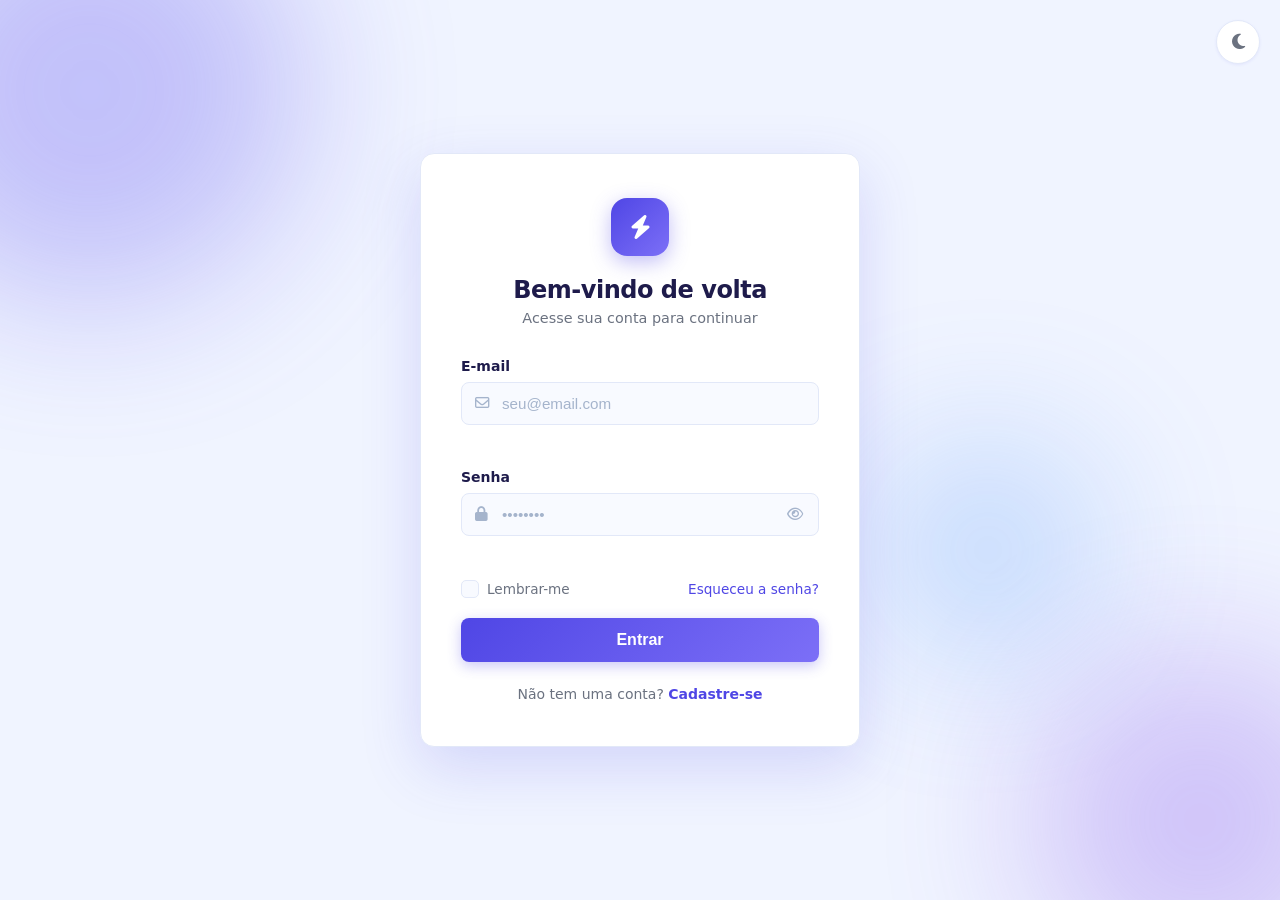
<file: index.html>
<!DOCTYPE html>
<html lang="pt-BR" data-theme="light">
  <head>
    <meta charset="UTF-8" />
    <meta name="viewport" content="width=device-width, initial-scale=1.0" />
    <title>Login — Portfólio</title>
    <link rel="stylesheet" href="style.css" />
    <link
      rel="stylesheet"
      href="https://cdnjs.cloudflare.com/ajax/libs/font-awesome/6.5.0/css/all.min.css"
    />
  </head>
  <body>
    <!-- Botão de alternar tema -->
    <button class="theme-toggle" id="themeToggle" aria-label="Alternar tema">
      <i class="fa-solid fa-moon" id="themeIcon"></i>
    </button>

    <!-- Partículas de fundo decorativas -->
    <div class="bg-shapes" aria-hidden="true">
      <span class="shape shape-1"></span>
      <span class="shape shape-2"></span>
      <span class="shape shape-3"></span>
    </div>

    <main class="login-wrapper">
      <div class="login-card">
        <!-- Cabeçalho do card -->
        <div class="card-header">
          <div class="logo">
            <i class="fa-solid fa-bolt"></i>
          </div>
          <h1>Bem-vindo de volta</h1>
          <p>Acesse sua conta para continuar</p>
        </div>

        <!-- Formulário de login -->
        <form id="loginForm" novalidate>
          <!-- Campo e-mail -->
          <div class="form-group" id="emailGroup">
            <label for="email">E-mail</label>
            <div class="input-wrapper">
              <i class="fa-regular fa-envelope input-icon"></i>
              <input
                type="email"
                id="email"
                name="email"
                placeholder="seu@email.com"
                autocomplete="email"
                required
              />
            </div>
            <span class="field-error" id="emailError" role="alert"></span>
          </div>

          <!-- Campo senha -->
          <div class="form-group" id="passwordGroup">
            <label for="password">Senha</label>
            <div class="input-wrapper">
              <i class="fa-solid fa-lock input-icon"></i>
              <input
                type="password"
                id="password"
                name="password"
                placeholder="••••••••"
                autocomplete="current-password"
                required
              />
              <button
                type="button"
                class="toggle-password"
                id="togglePassword"
                aria-label="Mostrar ou esconder senha"
              >
                <i class="fa-regular fa-eye" id="eyeIcon"></i>
              </button>
            </div>
            <span class="field-error" id="passwordError" role="alert"></span>

            <!-- Indicador de força -->
            <div class="strength-meter" id="strengthMeter" aria-live="polite">
              <div class="strength-bar">
                <span class="strength-segment" id="seg1"></span>
                <span class="strength-segment" id="seg2"></span>
                <span class="strength-segment" id="seg3"></span>
                <span class="strength-segment" id="seg4"></span>
              </div>
              <span class="strength-label" id="strengthLabel"></span>
            </div>
          </div>

          <!-- Lembrar-me e esqueceu senha -->
          <div class="form-options">
            <label class="checkbox-label">
              <input type="checkbox" id="rememberMe" />
              <span class="checkmark"></span>
              Lembrar-me
            </label>
            <a href="#" class="forgot-link">Esqueceu a senha?</a>
          </div>

          <!-- Feedback de erro geral -->
          <div class="form-feedback" id="formFeedback" role="alert"></div>

          <!-- Botão de submit -->
          <button type="submit" class="btn-submit" id="submitBtn">
            <span class="btn-text">Entrar</span>
            <span class="btn-spinner" id="btnSpinner" aria-hidden="true">
              <i class="fa-solid fa-circle-notch fa-spin"></i>
            </span>
          </button>
        </form>

        <!-- Rodapé do card -->
        <p class="card-footer">
          Não tem uma conta?
          <a href="#">Cadastre-se</a>
        </p>
      </div>
    </main>

    <script src="script.js"></script>
  </body>
</html>
</file>
<file: style.css>
/* =========================================
   VARIÁVEIS DE TEMA
   ========================================= */
:root {
  --bg: #f0f4ff;
  --surface: #ffffff;
  --surface-alt: #f8faff;
  --border: #e2e8f8;
  --primary: #4f46e5;
  --primary-hover: #4338ca;
  --primary-light: #ede9fe;
  --text-main: #1e1b4b;
  --text-muted: #6b7280;
  --text-placeholder: #a5b4cc;
  --error: #dc2626;
  --error-bg: #fef2f2;
  --success: #16a34a;
  --shadow-sm: 0 1px 3px rgba(79, 70, 229, 0.08);
  --shadow-md: 0 8px 30px rgba(79, 70, 229, 0.12);
  --shadow-lg: 0 20px 60px rgba(79, 70, 229, 0.18);
  --radius: 14px;
  --radius-sm: 8px;
  --transition: 0.25s cubic-bezier(0.4, 0, 0.2, 1);
}

[data-theme="dark"] {
  --bg: #0f0e1a;
  --surface: #1a1929;
  --surface-alt: #22213a;
  --border: #2e2d50;
  --primary: #7c6ff7;
  --primary-hover: #6c5ff0;
  --primary-light: #2a2550;
  --text-main: #e8e6ff;
  --text-muted: #9896b8;
  --text-placeholder: #4d4b72;
  --error: #f87171;
  --error-bg: #2a1a1a;
  --success: #4ade80;
  --shadow-sm: 0 1px 3px rgba(0, 0, 0, 0.4);
  --shadow-md: 0 8px 30px rgba(0, 0, 0, 0.4);
  --shadow-lg: 0 20px 60px rgba(0, 0, 0, 0.5);
}

/* =========================================
   RESET E BASE
   ========================================= */
*,
*::before,
*::after {
  box-sizing: border-box;
  margin: 0;
  padding: 0;
}

body {
  font-family: "Segoe UI", system-ui, -apple-system, sans-serif;
  background-color: var(--bg);
  color: var(--text-main);
  min-height: 100vh;
  display: flex;
  align-items: center;
  justify-content: center;
  transition: background-color var(--transition), color var(--transition);
  overflow-x: hidden;
}

/* =========================================
   FORMAS DECORATIVAS DE FUNDO
   ========================================= */
.bg-shapes {
  position: fixed;
  inset: 0;
  pointer-events: none;
  z-index: 0;
  overflow: hidden;
}

.shape {
  position: absolute;
  border-radius: 50%;
  filter: blur(80px);
  opacity: 0.35;
}

[data-theme="dark"] .shape {
  opacity: 0.2;
}

.shape-1 {
  width: 420px;
  height: 420px;
  background: radial-gradient(circle, #7c6ff7, #4f46e5);
  top: -120px;
  left: -120px;
  animation: float 8s ease-in-out infinite;
}

.shape-2 {
  width: 320px;
  height: 320px;
  background: radial-gradient(circle, #a78bfa, #6d28d9);
  bottom: -80px;
  right: -80px;
  animation: float 10s ease-in-out infinite reverse;
}

.shape-3 {
  width: 200px;
  height: 200px;
  background: radial-gradient(circle, #60a5fa, #3b82f6);
  top: 50%;
  right: 15%;
  animation: float 12s ease-in-out infinite 2s;
}

@keyframes float {
  0%,
  100% {
    transform: translateY(0) scale(1);
  }
  50% {
    transform: translateY(-24px) scale(1.04);
  }
}

/* =========================================
   BOTÃO DE TEMA
   ========================================= */
.theme-toggle {
  position: fixed;
  top: 20px;
  right: 20px;
  z-index: 100;
  width: 44px;
  height: 44px;
  border-radius: 50%;
  border: 1.5px solid var(--border);
  background: var(--surface);
  color: var(--text-muted);
  font-size: 1.1rem;
  cursor: pointer;
  display: flex;
  align-items: center;
  justify-content: center;
  box-shadow: var(--shadow-sm);
  transition: all var(--transition);
}

.theme-toggle:hover {
  color: var(--primary);
  border-color: var(--primary);
  transform: rotate(20deg) scale(1.08);
  box-shadow: var(--shadow-md);
}

/* =========================================
   WRAPPER E CARD DE LOGIN
   ========================================= */
.login-wrapper {
  position: relative;
  z-index: 1;
  width: 100%;
  padding: 24px 16px;
  display: flex;
  align-items: center;
  justify-content: center;
}

.login-card,
.dashboard-card {
  background: var(--surface);
  border: 1.5px solid var(--border);
  border-radius: var(--radius);
  box-shadow: var(--shadow-lg);
  padding: 44px 40px;
  width: 100%;
  max-width: 440px;
  animation: slideUp 0.5s cubic-bezier(0.4, 0, 0.2, 1) both;
}

@keyframes slideUp {
  from {
    opacity: 0;
    transform: translateY(28px);
  }
  to {
    opacity: 1;
    transform: translateY(0);
  }
}

/* =========================================
   CABEÇALHO DO CARD
   ========================================= */
.card-header {
  text-align: center;
  margin-bottom: 32px;
}

.logo {
  width: 58px;
  height: 58px;
  border-radius: 16px;
  background: linear-gradient(135deg, var(--primary), #7c6ff7);
  color: #fff;
  font-size: 1.5rem;
  display: inline-flex;
  align-items: center;
  justify-content: center;
  margin-bottom: 20px;
  box-shadow: 0 6px 20px rgba(79, 70, 229, 0.35);
}

.card-header h1 {
  font-size: 1.5rem;
  font-weight: 700;
  letter-spacing: -0.02em;
  color: var(--text-main);
  margin-bottom: 6px;
}

.card-header p {
  font-size: 0.9rem;
  color: var(--text-muted);
}

/* =========================================
   GRUPOS DE FORMULÁRIO
   ========================================= */
.form-group {
  margin-bottom: 20px;
}

.form-group label {
  display: block;
  font-size: 0.875rem;
  font-weight: 600;
  color: var(--text-main);
  margin-bottom: 8px;
}

.input-wrapper {
  position: relative;
  display: flex;
  align-items: center;
}

.input-icon {
  position: absolute;
  left: 14px;
  color: var(--text-placeholder);
  font-size: 0.9rem;
  pointer-events: none;
  transition: color var(--transition);
}

.input-wrapper input {
  width: 100%;
  padding: 12px 42px 12px 40px;
  border: 1.5px solid var(--border);
  border-radius: var(--radius-sm);
  background: var(--surface-alt);
  color: var(--text-main);
  font-size: 0.95rem;
  outline: none;
  transition: border-color var(--transition), box-shadow var(--transition),
    background var(--transition);
}

.input-wrapper input::placeholder {
  color: var(--text-placeholder);
}

.input-wrapper input:focus {
  border-color: var(--primary);
  background: var(--surface);
  box-shadow: 0 0 0 3px rgba(79, 70, 229, 0.12);
}

.input-wrapper input:focus + .input-icon,
.input-wrapper:focus-within .input-icon {
  color: var(--primary);
}

/* Estado de erro no input */
.form-group.has-error .input-wrapper input {
  border-color: var(--error);
  background: var(--error-bg);
}

.form-group.has-error .input-wrapper input:focus {
  box-shadow: 0 0 0 3px rgba(220, 38, 38, 0.12);
}

/* Estado de sucesso no input */
.form-group.is-valid .input-wrapper input {
  border-color: var(--success);
}

/* Botão mostrar/esconder senha */
.toggle-password {
  position: absolute;
  right: 12px;
  background: none;
  border: none;
  color: var(--text-placeholder);
  font-size: 0.9rem;
  cursor: pointer;
  padding: 4px;
  line-height: 1;
  transition: color var(--transition);
}

.toggle-password:hover {
  color: var(--primary);
}

/* Mensagem de erro por campo */
.field-error {
  display: block;
  font-size: 0.8rem;
  color: var(--error);
  margin-top: 6px;
  min-height: 18px;
  transition: opacity var(--transition);
}

/* =========================================
   INDICADOR DE FORÇA DA SENHA
   ========================================= */
.strength-meter {
  margin-top: 10px;
  display: none;
  align-items: center;
  gap: 10px;
}

.strength-meter.visible {
  display: flex;
}

.strength-bar {
  display: flex;
  gap: 4px;
  flex: 1;
}

.strength-segment {
  height: 4px;
  flex: 1;
  border-radius: 99px;
  background: var(--border);
  transition: background var(--transition);
}

.strength-segment.weak {
  background: #ef4444;
}
.strength-segment.fair {
  background: #f59e0b;
}
.strength-segment.good {
  background: #3b82f6;
}
.strength-segment.strong {
  background: #16a34a;
}

.strength-label {
  font-size: 0.75rem;
  font-weight: 600;
  min-width: 48px;
  text-align: right;
  color: var(--text-muted);
  transition: color var(--transition);
}

/* =========================================
   OPÇÕES DO FORMULÁRIO
   ========================================= */
.form-options {
  display: flex;
  align-items: center;
  justify-content: space-between;
  margin-bottom: 20px;
}

/* Checkbox customizado */
.checkbox-label {
  display: flex;
  align-items: center;
  gap: 8px;
  font-size: 0.85rem;
  color: var(--text-muted);
  cursor: pointer;
  user-select: none;
}

.checkbox-label input[type="checkbox"] {
  display: none;
}

.checkmark {
  width: 18px;
  height: 18px;
  border: 1.5px solid var(--border);
  border-radius: 5px;
  background: var(--surface-alt);
  display: inline-flex;
  align-items: center;
  justify-content: center;
  transition: all var(--transition);
  flex-shrink: 0;
}

.checkbox-label input:checked ~ .checkmark {
  background: var(--primary);
  border-color: var(--primary);
}

.checkbox-label input:checked ~ .checkmark::after {
  content: "";
  width: 5px;
  height: 9px;
  border: 2px solid #fff;
  border-top: none;
  border-left: none;
  transform: rotate(45deg) translateY(-1px);
  display: block;
}

.forgot-link {
  font-size: 0.85rem;
  color: var(--primary);
  text-decoration: none;
  font-weight: 500;
  transition: opacity var(--transition);
}

.forgot-link:hover {
  opacity: 0.75;
  text-decoration: underline;
}

/* =========================================
   FEEDBACK GERAL DO FORMULÁRIO
   ========================================= */
.form-feedback {
  font-size: 0.85rem;
  padding: 0;
  border-radius: var(--radius-sm);
  margin-bottom: 0;
  max-height: 0;
  overflow: hidden;
  transition: all var(--transition);
  opacity: 0;
}

.form-feedback.show {
  padding: 12px 16px;
  margin-bottom: 16px;
  max-height: 80px;
  opacity: 1;
}

.form-feedback.error {
  background: var(--error-bg);
  color: var(--error);
  border: 1px solid rgba(220, 38, 38, 0.2);
}

.form-feedback.success {
  background: #f0fdf4;
  color: var(--success);
  border: 1px solid rgba(22, 163, 74, 0.2);
}

[data-theme="dark"] .form-feedback.success {
  background: #0d2a1a;
}

/* =========================================
   BOTÃO DE SUBMIT
   ========================================= */
.btn-submit {
  width: 100%;
  padding: 13px;
  border: none;
  border-radius: var(--radius-sm);
  background: linear-gradient(135deg, var(--primary), #7c6ff7);
  color: #fff;
  font-size: 1rem;
  font-weight: 600;
  cursor: pointer;
  display: flex;
  align-items: center;
  justify-content: center;
  gap: 8px;
  box-shadow: 0 4px 14px rgba(79, 70, 229, 0.3);
  transition: all var(--transition);
  position: relative;
  overflow: hidden;
}

.btn-submit::before {
  content: "";
  position: absolute;
  inset: 0;
  background: rgba(255, 255, 255, 0);
  transition: background var(--transition);
}

.btn-submit:hover:not(:disabled)::before {
  background: rgba(255, 255, 255, 0.08);
}

.btn-submit:hover:not(:disabled) {
  transform: translateY(-1px);
  box-shadow: 0 8px 22px rgba(79, 70, 229, 0.4);
}

.btn-submit:active:not(:disabled) {
  transform: translateY(0);
  box-shadow: 0 4px 14px rgba(79, 70, 229, 0.3);
}

.btn-submit:disabled {
  opacity: 0.65;
  cursor: not-allowed;
}

.btn-spinner {
  display: none;
}

.btn-submit.loading .btn-text {
  display: none;
}

.btn-submit.loading .btn-spinner {
  display: inline;
}

/* =========================================
   RODAPÉ DO CARD
   ========================================= */
.card-footer {
  text-align: center;
  margin-top: 24px;
  font-size: 0.875rem;
  color: var(--text-muted);
}

.card-footer a {
  color: var(--primary);
  font-weight: 600;
  text-decoration: none;
  transition: opacity var(--transition);
}

.card-footer a:hover {
  opacity: 0.75;
  text-decoration: underline;
}

/* =========================================
   DASHBOARD
   ========================================= */
.dashboard-card {
  text-align: center;
}

/* Avatar com inicial do e-mail */
.avatar {
  width: 72px;
  height: 72px;
  border-radius: 50%;
  background: linear-gradient(135deg, var(--primary), #7c6ff7);
  color: #fff;
  font-size: 1.8rem;
  font-weight: 700;
  display: inline-flex;
  align-items: center;
  justify-content: center;
  margin-bottom: 16px;
  box-shadow: 0 6px 20px rgba(79, 70, 229, 0.35);
  letter-spacing: -0.02em;
}

.wave {
  display: inline-block;
  animation: wave 1.8s ease-in-out infinite;
  transform-origin: 70% 70%;
}

@keyframes wave {
  0%,
  100% {
    transform: rotate(0deg);
  }
  15% {
    transform: rotate(14deg);
  }
  30% {
    transform: rotate(-8deg);
  }
  45% {
    transform: rotate(14deg);
  }
  60% {
    transform: rotate(-4deg);
  }
}

.user-email-display {
  font-size: 0.875rem;
  color: var(--primary);
  font-weight: 600;
  margin-top: 4px;
}

/* Grade de estatísticas */
.stats-grid {
  display: grid;
  grid-template-columns: repeat(3, 1fr);
  gap: 12px;
  margin: 28px 0;
}

.stat-card {
  background: var(--surface-alt);
  border: 1.5px solid var(--border);
  border-radius: var(--radius-sm);
  padding: 18px 10px;
  display: flex;
  flex-direction: column;
  align-items: center;
  gap: 6px;
  transition: all var(--transition);
}

.stat-card:hover {
  border-color: var(--primary);
  box-shadow: var(--shadow-sm);
  transform: translateY(-2px);
}

.stat-icon {
  color: var(--primary);
  font-size: 1.1rem;
}

.stat-value {
  font-size: 1.4rem;
  font-weight: 700;
  color: var(--text-main);
  line-height: 1;
}

.stat-label {
  font-size: 0.75rem;
  color: var(--text-muted);
}

/* Info de sessão */
.session-info {
  display: flex;
  align-items: center;
  justify-content: center;
  gap: 8px;
  font-size: 0.82rem;
  color: var(--text-muted);
  margin-bottom: 24px;
}

.session-icon {
  color: var(--success);
  font-size: 0.9rem;
}

/* Botão logout */
.btn-logout {
  display: inline-flex;
  align-items: center;
  gap: 8px;
  padding: 12px 28px;
  border: 1.5px solid var(--border);
  border-radius: var(--radius-sm);
  background: var(--surface-alt);
  color: var(--text-muted);
  font-size: 0.9rem;
  font-weight: 600;
  cursor: pointer;
  transition: all var(--transition);
}

.btn-logout:hover {
  border-color: var(--error);
  color: var(--error);
  background: var(--error-bg);
  transform: translateY(-1px);
}

/* =========================================
   RESPONSIVIDADE
   ========================================= */
@media (max-width: 480px) {
  .login-card,
  .dashboard-card {
    padding: 32px 24px;
  }

  .card-header h1 {
    font-size: 1.3rem;
  }

  .stats-grid {
    gap: 8px;
  }

  .stat-card {
    padding: 14px 8px;
  }

  .stat-value {
    font-size: 1.2rem;
  }
}
</file>
